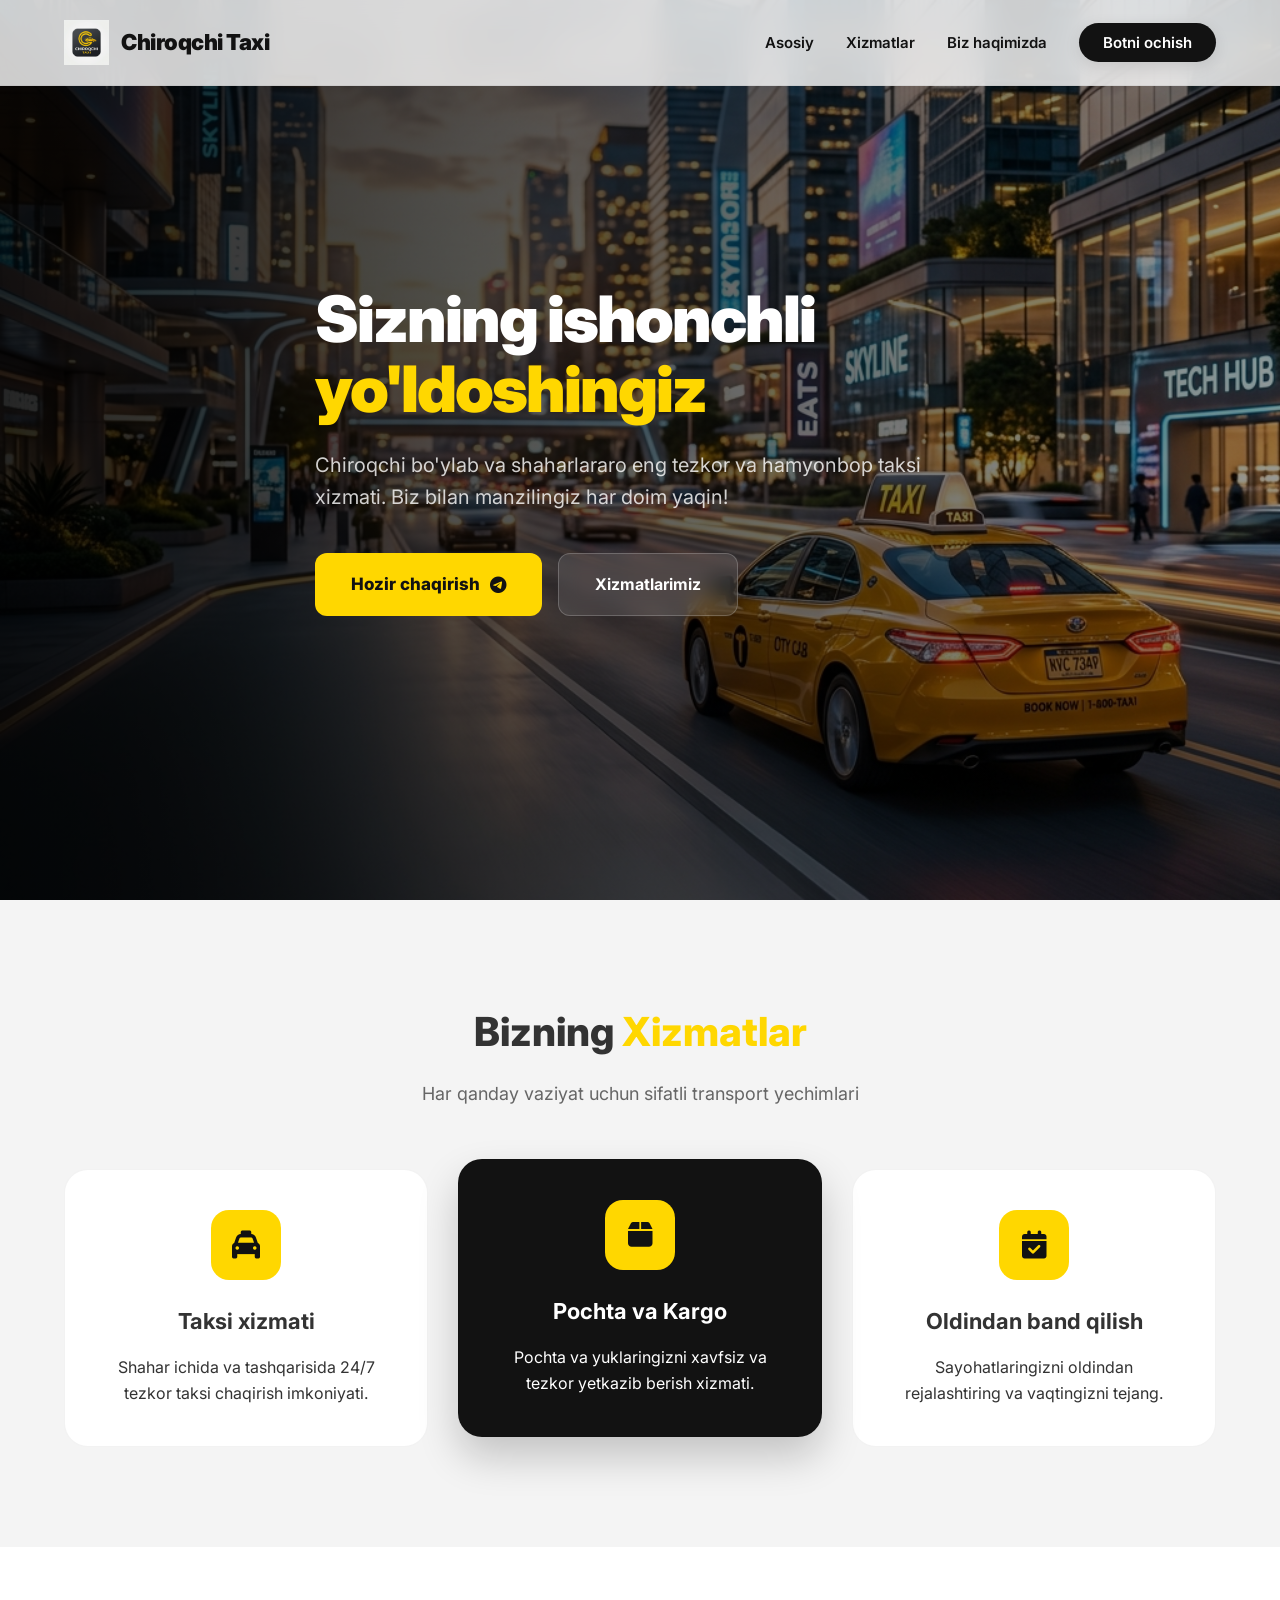
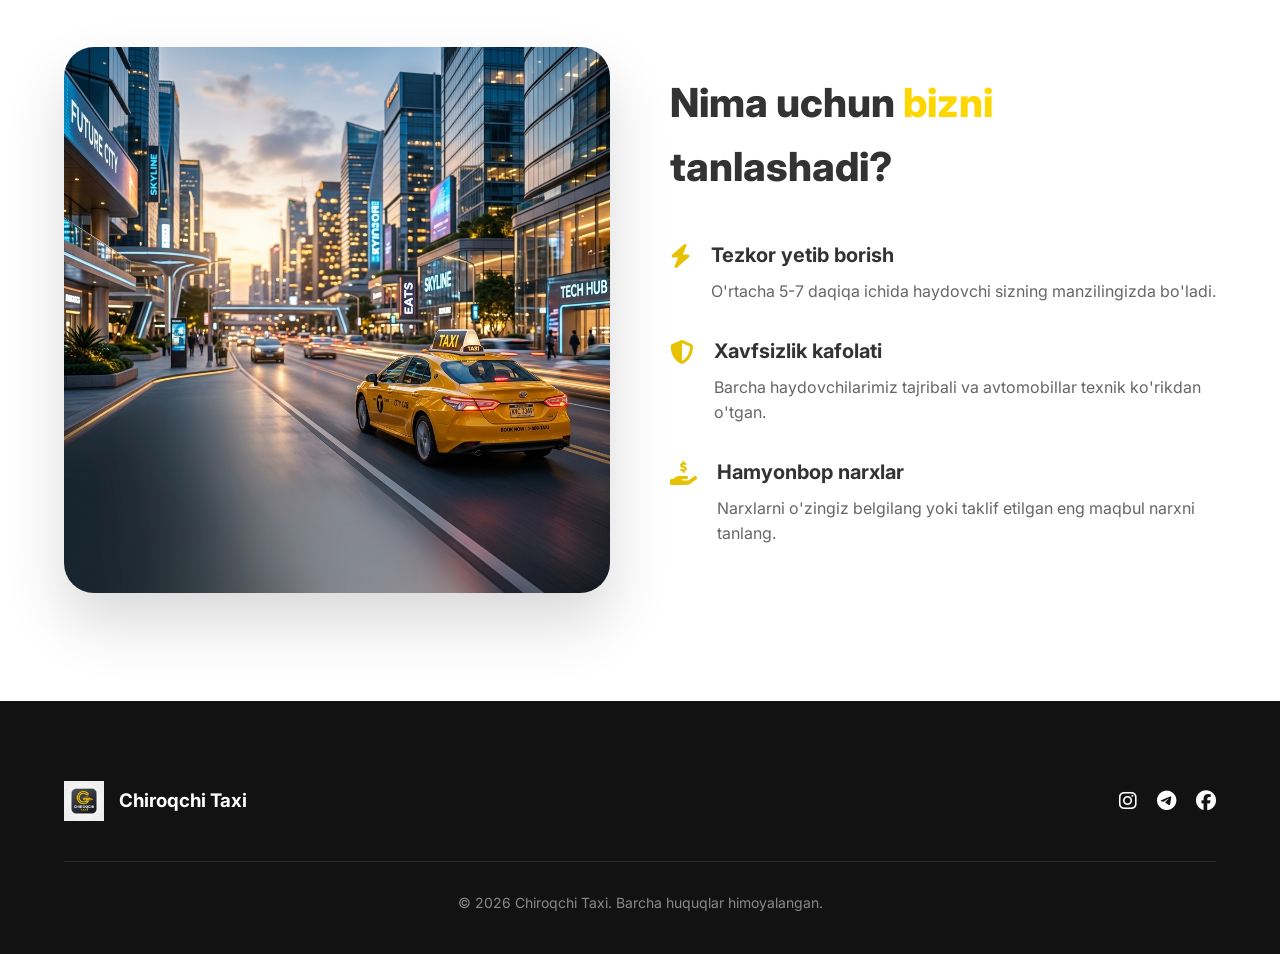
<file: landing/index.html>
<!DOCTYPE html>
<html lang="uz">
<head>
    <meta charset="UTF-8">
    <meta name="viewport" content="width=device-width, initial-scale=1.0">
    <title>Chiroqchi Taxi - Premium Transport Xizmati</title>
    <link href="https://fonts.googleapis.com/css2?family=Inter:wght@400;500;600;700;800;900&display=swap" rel="stylesheet">
    <link rel="stylesheet" href="style.css">
    <link rel="stylesheet" href="https://cdnjs.cloudflare.com/ajax/libs/font-awesome/6.4.0/css/all.min.css">
</head>
<body>
    <nav class="navbar">
        <div class="container">
            <div class="logo">
                <img src="logo.png" alt="Chiroqchi Taxi Logo">
                <span>Chiroqchi Taxi</span>
            </div>
            <ul class="nav-links">
                <li><a href="#home">Asosiy</a></li>
                <li><a href="#services">Xizmatlar</a></li>
                <li><a href="#about">Biz haqimizda</a></li>
                <li><a href="https://t.me/chiroqchitaksibot" class="btn-nav">Botni ochish</a></li>
            </ul>
            <div class="menu-toggle">
                <i class="fas fa-bars"></i>
            </div>
        </div>
    </nav>

    <section id="home" class="hero">
        <div class="hero-overlay"></div>
        <div class="container">
            <div class="hero-content">
                <h1 class="reveal">Sizning ishonchli <span class="highlight">yo'ldoshingiz</span></h1>
                <p class="reveal delay-1">Chiroqchi bo'ylab va shaharlararo eng tezkor va hamyonbop taksi xizmati. Biz bilan manzilingiz har doim yaqin!</p>
                <div class="hero-btns reveal delay-2">
                    <a href="https://t.me/chiroqchitaksibot" class="btn-primary">Hozir chaqirish <i class="fab fa-telegram-plane"></i></a>
                    <a href="#services" class="btn-secondary">Xizmatlarimiz</a>
                </div>
            </div>
        </div>
    </section>

    <section id="services" class="services">
        <div class="container">
            <div class="section-title">
                <h2>Bizning <span class="highlight">Xizmatlar</span></h2>
                <p>Har qanday vaziyat uchun sifatli transport yechimlari</p>
            </div>
            <div class="services-grid">
                <div class="service-card">
                    <div class="icon-box"><i class="fas fa-taxi"></i></div>
                    <h3>Taksi xizmati</h3>
                    <p>Shahar ichida va tashqarisida 24/7 tezkor taksi chaqirish imkoniyati.</p>
                </div>
                <div class="service-card active">
                    <div class="icon-box"><i class="fas fa-box"></i></div>
                    <h3>Pochta va Kargo</h3>
                    <p>Pochta va yuklaringizni xavfsiz va tezkor yetkazib berish xizmati.</p>
                </div>
                <div class="service-card">
                    <div class="icon-box"><i class="fas fa-calendar-check"></i></div>
                    <h3>Oldindan band qilish</h3>
                    <p>Sayohatlaringizni oldindan rejalashtiring va vaqtingizni tejang.</p>
                </div>
            </div>
        </div>
    </section>

    <section id="features" class="features">
        <div class="container">
            <div class="features-wrapper">
                <div class="features-img">
                    <img src="hero.png" alt="Taxi Feature">
                </div>
                <div class="features-content">
                    <h2>Nima uchun <span class="highlight">bizni</span> tanlashadi?</h2>
                    <div class="feature-item">
                        <i class="fas fa-bolt"></i>
                        <div>
                            <h4>Tezkor yetib borish</h4>
                            <p>O'rtacha 5-7 daqiqa ichida haydovchi sizning manzilingizda bo'ladi.</p>
                        </div>
                    </div>
                    <div class="feature-item">
                        <i class="fas fa-shield-alt"></i>
                        <div>
                            <h4>Xavfsizlik kafolati</h4>
                            <p>Barcha haydovchilarimiz tajribali va avtomobillar texnik ko'rikdan o'tgan.</p>
                        </div>
                    </div>
                    <div class="feature-item">
                        <i class="fas fa-hand-holding-dollar"></i>
                        <div>
                            <h4>Hamyonbop narxlar</h4>
                            <p>Narxlarni o'zingiz belgilang yoki taklif etilgan eng maqbul narxni tanlang.</p>
                        </div>
                    </div>
                </div>
            </div>
        </div>
    </section>

    <footer class="footer">
        <div class="container">
            <div class="footer-top">
                <div class="footer-logo">
                    <img src="logo.png" alt="Logo">
                    <h3>Chiroqchi Taxi</h3>
                </div>
                <div class="social-links">
                    <a href="#"><i class="fab fa-instagram"></i></a>
                    <a href="#"><i class="fab fa-telegram"></i></a>
                    <a href="#"><i class="fab fa-facebook"></i></a>
                </div>
            </div>
            <hr>
            <p class="copyright">&copy; 2026 Chiroqchi Taxi. Barcha huquqlar himoyalangan.</p>
        </div>
    </footer>

    <script>
        // Simple Scroll Reveal
        window.addEventListener('scroll', () => {
            const reveals = document.querySelectorAll('.reveal');
            reveals.forEach(reveal => {
                const windowHeight = window.innerHeight;
                const revealTop = reveal.getBoundingClientRect().top;
                const revealPoint = 150;
                if (revealTop < windowHeight - revealPoint) {
                    reveal.classList.add('active');
                }
            });
        });

        // Mobile Menu
        const menuToggle = document.querySelector('.menu-toggle');
        const navLinks = document.querySelector('.nav-links');
        menuToggle.addEventListener('click', () => {
            navLinks.classList.toggle('active');
        });
    </script>
</body>
</html>
</file>
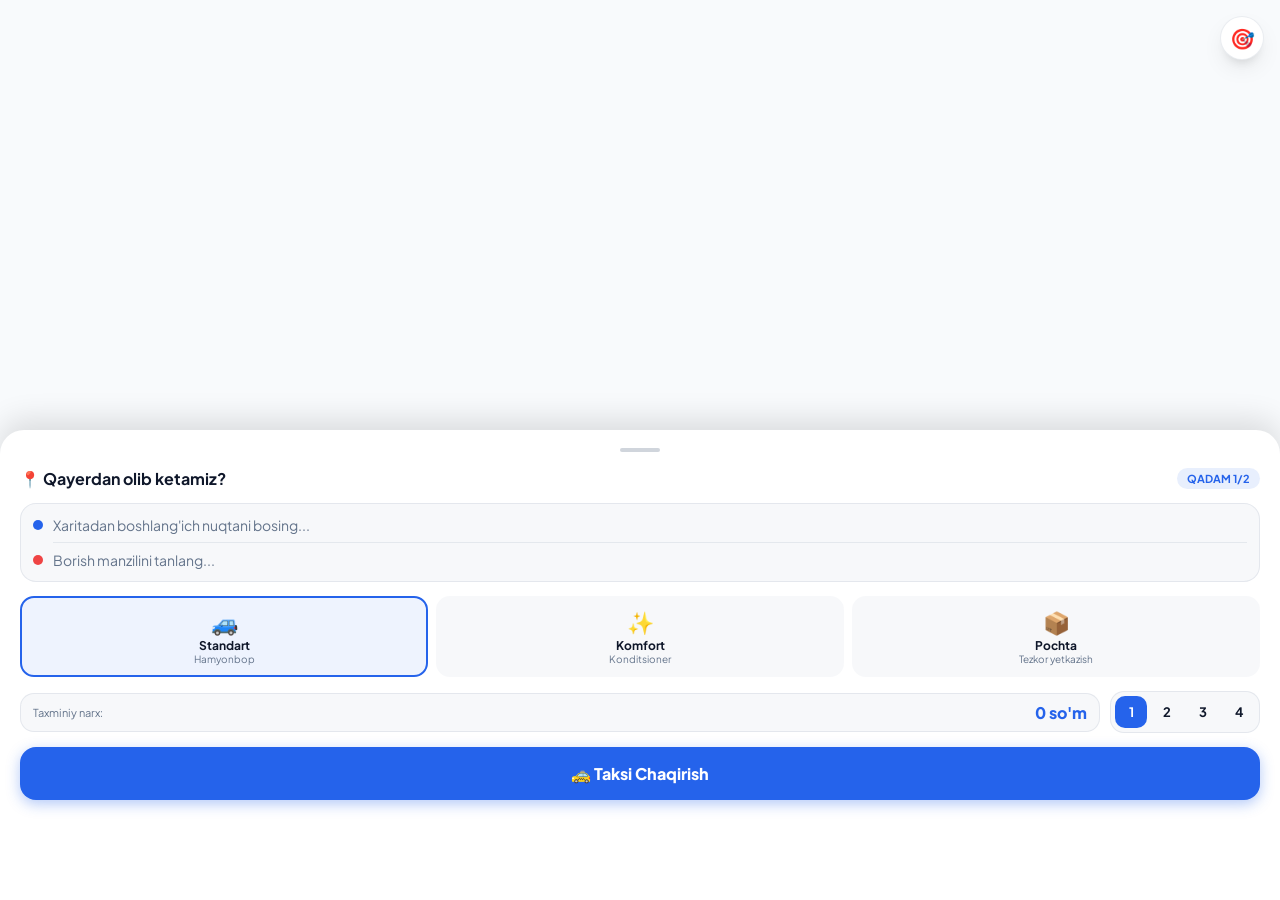
<file: webapp/index.html>
<!DOCTYPE html>
<html lang="uz">
<head>
    <meta charset="utf-8">
    <meta name="viewport" content="width=device-width, initial-scale=1.0, minimum-scale=1.0, maximum-scale=1.0, user-scalable=no" />
    <title>Chiroqchi Taksi 2.0</title>
    <script src="https://telegram.org/js/telegram-web-app.js"></script>
    <script src="https://api-maps.yandex.ru/2.1/?lang=uz_UZ&apikey=f9f53f0a-3916-46cb-a750-1fafeb243226" type="text/javascript"></script>
    <link rel="preconnect" href="https://fonts.googleapis.com">
    <link rel="preconnect" href="https://fonts.gstatic.com" crossorigin>
    <link href="https://fonts.googleapis.com/css2?family=Plus+Jakarta+Sans:wght@400;600;700;800&display=swap" rel="stylesheet">
    <style>
        :root {
            --bg-color: var(--tg-theme-bg-color, #f8fafc);
            --card-bg: var(--tg-theme-secondary-bg-color, #ffffff);
            --text-color: var(--tg-theme-text-color, #0f172a);
            --hint-color: var(--tg-theme-hint-color, #64748b);
            --primary: var(--tg-theme-button-color, #2563eb);
            --primary-text: var(--tg-theme-button-text-color, #ffffff);
            --accent: #f59e0b;
            --success: #10b981;
            --danger: #ef4444;
            --border: rgba(148, 163, 184, 0.2);
            --shadow: 0 10px 25px -5px rgba(0, 0, 0, 0.1), 0 8px 10px -6px rgba(0, 0, 0, 0.1);
        }

        * { box-sizing: border-box; margin: 0; padding: 0; font-family: 'Plus Jakarta Sans', sans-serif; -webkit-tap-highlight-color: transparent; }
        body, html { width: 100%; height: 100%; overflow: hidden; background: var(--bg-color); color: var(--text-color); }

        #app { display: flex; flex-direction: column; height: 100vh; position: relative; }
        #map { width: 100%; height: 50vh; flex-shrink: 0; }

        /* Floating GPS locate button */
        .gps-btn {
            position: absolute;
            right: 16px;
            top: 16px;
            z-index: 500;
            background: var(--card-bg);
            color: var(--text-color);
            border: 1px solid var(--border);
            width: 44px;
            height: 44px;
            border-radius: 50%;
            display: flex;
            align-items: center;
            justify-content: center;
            font-size: 20px;
            box-shadow: var(--shadow);
            cursor: pointer;
            transition: transform 0.2s;
        }
        .gps-btn:active { transform: scale(0.9); }

        /* Sheet Drawer */
        .sheet {
            flex: 1;
            background: var(--card-bg);
            border-top-left-radius: 24px;
            border-top-right-radius: 24px;
            box-shadow: 0 -10px 30px rgba(0,0,0,0.12);
            padding: 18px 20px;
            display: flex;
            flex-direction: column;
            gap: 14px;
            position: relative;
            z-index: 600;
            overflow-y: auto;
            margin-top: -20px;
        }

        .sheet-handle {
            width: 40px;
            height: 4px;
            background: var(--hint-color);
            opacity: 0.3;
            border-radius: 4px;
            align-self: center;
            margin-bottom: 2px;
        }

        .header-title {
            font-size: 16px;
            font-weight: 700;
            display: flex;
            align-items: center;
            justify-content: space-between;
        }

        .status-badge {
            font-size: 11px;
            padding: 4px 10px;
            border-radius: 20px;
            background: rgba(37, 99, 235, 0.1);
            color: var(--primary);
            font-weight: 700;
        }

        /* Route Inputs */
        .route-box {
            background: rgba(148, 163, 184, 0.08);
            border-radius: 16px;
            padding: 12px;
            display: flex;
            flex-direction: column;
            gap: 8px;
            border: 1px solid var(--border);
        }

        .input-row {
            display: flex;
            align-items: center;
            gap: 10px;
        }

        .input-dot {
            width: 10px;
            height: 10px;
            border-radius: 50%;
            flex-shrink: 0;
        }
        .dot-from { background: var(--primary); }
        .dot-to { background: var(--danger); }

        .route-input {
            width: 100%;
            border: none;
            background: transparent;
            color: var(--text-color);
            font-size: 14px;
            font-weight: 600;
            outline: none;
            cursor: pointer;
        }
        .route-input::placeholder { color: var(--hint-color); font-weight: 400; }

        .divider {
            height: 1px;
            background: var(--border);
            margin-left: 20px;
        }

        /* Tariff Selector */
        .tariffs {
            display: grid;
            grid-template-columns: repeat(3, 1fr);
            gap: 8px;
        }

        .tariff-card {
            background: rgba(148, 163, 184, 0.08);
            border: 2px solid transparent;
            border-radius: 14px;
            padding: 10px 6px;
            text-align: center;
            cursor: pointer;
            transition: all 0.2s ease;
        }

        .tariff-card.active {
            border-color: var(--primary);
            background: rgba(37, 99, 235, 0.08);
        }

        .tariff-icon { font-size: 22px; margin-bottom: 2px; }
        .tariff-name { font-size: 12px; font-weight: 700; }
        .tariff-desc { font-size: 10px; color: var(--hint-color); }

        /* Options Row (Passengers & Custom Price) */
        .options-row {
            display: flex;
            align-items: center;
            justify-content: space-between;
            gap: 10px;
        }

        .price-box {
            flex: 1;
            background: rgba(148, 163, 184, 0.08);
            border-radius: 14px;
            padding: 8px 12px;
            display: flex;
            align-items: center;
            justify-content: space-between;
            border: 1px solid var(--border);
        }

        .price-val {
            font-size: 16px;
            font-weight: 800;
            color: var(--primary);
        }

        .pax-selector {
            display: flex;
            background: rgba(148, 163, 184, 0.08);
            border-radius: 14px;
            padding: 4px;
            gap: 4px;
            border: 1px solid var(--border);
        }

        .pax-btn {
            width: 32px;
            height: 32px;
            border-radius: 10px;
            border: none;
            background: transparent;
            color: var(--text-color);
            font-weight: 700;
            font-size: 13px;
            cursor: pointer;
        }
        .pax-btn.active {
            background: var(--primary);
            color: var(--primary-text);
        }

        /* Order Button */
        .submit-btn {
            width: 100%;
            padding: 16px;
            border-radius: 16px;
            border: none;
            background: var(--primary);
            color: var(--primary-text);
            font-size: 16px;
            font-weight: 800;
            cursor: pointer;
            box-shadow: 0 4px 14px rgba(37, 99, 235, 0.35);
            display: flex;
            align-items: center;
            justify-content: center;
            gap: 8px;
            transition: transform 0.1s;
        }
        .submit-btn:active { transform: scale(0.98); }
    </style>
</head>
<body>
    <div id="app">
        <div id="map"></div>
        <button class="gps-btn" onclick="locateUser()" title="GPS Joylashuv">🎯</button>

        <div class="sheet">
            <div class="sheet-handle"></div>
            
            <div class="header-title">
                <span id="titleStatus">📍 Qayerdan olib ketamiz?</span>
                <span class="status-badge" id="stepBadge">QADAM 1/2</span>
            </div>

            <!-- Route Inputs -->
            <div class="route-box">
                <div class="input-row" onclick="setStep('from')">
                    <div class="input-dot dot-from"></div>
                    <input type="text" id="fromInput" class="route-input" placeholder="Xaritadan boshlang'ich nuqtani bosing..." readonly>
                </div>
                <div class="divider"></div>
                <div class="input-row" onclick="setStep('to')">
                    <div class="input-dot dot-to"></div>
                    <input type="text" id="toInput" class="route-input" placeholder="Borish manzilini tanlang..." readonly>
                </div>
            </div>

            <!-- Tariffs -->
            <div class="tariffs">
                <div class="tariff-card active" onclick="selectTariff('Standard', this)">
                    <div class="tariff-icon">🚙</div>
                    <div class="tariff-name">Standart</div>
                    <div class="tariff-desc">Hamyonbop</div>
                </div>
                <div class="tariff-card" onclick="selectTariff('Comfort', this)">
                    <div class="tariff-icon">✨</div>
                    <div class="tariff-name">Komfort</div>
                    <div class="tariff-desc">Konditsioner</div>
                </div>
                <div class="tariff-card" onclick="selectTariff('parcel', this)">
                    <div class="tariff-icon">📦</div>
                    <div class="tariff-name">Pochta</div>
                    <div class="tariff-desc">Tezkor yetkazish</div>
                </div>
            </div>

            <!-- Options (Passengers & Price) -->
            <div class="options-row">
                <div class="price-box">
                    <span style="font-size: 11px; color: var(--hint-color);">Taxminiy narx:</span>
                    <span class="price-val" id="priceDisplay">0 so'm</span>
                </div>
                <div class="pax-selector" id="paxBox">
                    <button class="pax-btn active" onclick="setPax(1, this)">1</button>
                    <button class="pax-btn" onclick="setPax(2, this)">2</button>
                    <button class="pax-btn" onclick="setPax(3, this)">3</button>
                    <button class="pax-btn" onclick="setPax(4, this)">4</button>
                </div>
            </div>

            <button class="submit-btn" onclick="submitOrder()">
                <span>🚕 Taksi Chaqirish</span>
            </button>
        </div>
    </div>

    <script>
        let tg = window.Telegram?.WebApp;
        if (tg) {
            tg.expand();
            tg.enableClosingConfirmation();
        }

        let myMap = null;
        let placemarkFrom = null;
        let placemarkTo = null;
        let currentStep = 'from';
        let selectedTariff = 'Standard';
        let passengerCount = 1;
        let estimatedPrice = 0;

        let fromCoords = null;
        let toCoords = null;
        let fromAddress = "";
        let toAddress = "";

        ymaps.ready(init);

        function init() {
            myMap = new ymaps.Map("map", {
                center: [38.8611, 65.7986], // Chiroqchi markazi
                zoom: 13,
                controls: ['zoomControl']
            });

            myMap.events.add('click', function (e) {
                let coords = e.get('coords');
                handleMapClick(coords);
            });

            // Try auto GPS at start
            locateUser(false);
        }

        function setStep(step) {
            currentStep = step;
            updateStepUI();
        }

        function updateStepUI() {
            let title = document.getElementById('titleStatus');
            let badge = document.getElementById('stepBadge');

            if (currentStep === 'from') {
                title.innerText = "📍 Qayerdan olib ketamiz?";
                badge.innerText = "QADAM 1/2";
            } else {
                title.innerText = "🏁 Qayerga borasiz?";
                badge.innerText = "QADAM 2/2";
            }
        }

        function handleMapClick(coords) {
            if (tg?.HapticFeedback) tg.HapticFeedback.impactOccurred('light');

            ymaps.geocode(coords).then(function (res) {
                let obj = res.geoObjects.get(0);
                let address = obj ? obj.getAddressLine() : coords[0].toFixed(5) + ", " + coords[1].toFixed(5);

                if (currentStep === 'from') {
                    fromCoords = coords;
                    fromAddress = address;
                    document.getElementById('fromInput').value = address;

                    if (placemarkFrom) myMap.geoObjects.remove(placemarkFrom);
                    placemarkFrom = new ymaps.Placemark(coords, { iconCaption: 'A: Boshlanish' }, { preset: 'islands#blueDotIconWithCaption' });
                    myMap.geoObjects.add(placemarkFrom);

                    setStep('to');
                } else {
                    toCoords = coords;
                    toAddress = address;
                    document.getElementById('toInput').value = address;

                    if (placemarkTo) myMap.geoObjects.remove(placemarkTo);
                    placemarkTo = new ymaps.Placemark(coords, { iconCaption: 'B: Manzil' }, { preset: 'islands#redDotIconWithCaption' });
                    myMap.geoObjects.add(placemarkTo);

                    calculatePrice();
                }
            });
        }

        function locateUser(animate = true) {
            if (!navigator.geolocation) return;
            navigator.geolocation.getCurrentPosition(function (pos) {
                let coords = [pos.coords.latitude, pos.coords.longitude];
                if (animate && myMap) {
                    myMap.setCenter(coords, 15, { duration: 500 });
                }
                handleMapClick(coords);
            }, function() {});
        }

        function selectTariff(tariff, el) {
            if (tg?.HapticFeedback) tg.HapticFeedback.selectionChanged();
            selectedTariff = tariff;
            document.querySelectorAll('.tariff-card').forEach(c => c.classList.remove('active'));
            el.classList.add('active');

            let paxBox = document.getElementById('paxBox');
            if (tariff === 'parcel') {
                paxBox.style.opacity = '0.3';
                paxBox.style.pointerEvents = 'none';
            } else {
                paxBox.style.opacity = '1';
                paxBox.style.pointerEvents = 'auto';
            }

            calculatePrice();
        }

        function setPax(count, el) {
            if (tg?.HapticFeedback) tg.HapticFeedback.selectionChanged();
            passengerCount = count;
            document.querySelectorAll('.pax-btn').forEach(b => b.classList.remove('active'));
            el.classList.add('active');
        }

        function calculatePrice() {
            if (!fromCoords || !toCoords) {
                estimatedPrice = selectedTariff === 'Comfort' ? 15000 : 10000;
            } else {
                // Approximate distance using coordinates
                let dLat = toCoords[0] - fromCoords[0];
                let dLon = toCoords[1] - fromCoords[1];
                let dist = Math.sqrt(dLat*dLat + dLon*dLon) * 111; // km
                
                let base = 7000;
                let perKm = 2500;
                
                if (dist > 50) {
                    // Intercity route (e.g. Tashkent)
                    estimatedPrice = 120000;
                } else {
                    estimatedPrice = Math.max(10000, Math.round((base + dist * perKm) / 1000) * 1000);
                }
                
                if (selectedTariff === 'Comfort') estimatedPrice = Math.round((estimatedPrice * 1.3) / 1000) * 1000;
                if (selectedTariff === 'parcel') estimatedPrice = Math.round((estimatedPrice * 0.85) / 1000) * 1000;
            }

            document.getElementById('priceDisplay').innerText = estimatedPrice.toLocaleString('uz-UZ') + " so'm";
        }

        function submitOrder() {
            if (!fromAddress || !toAddress) {
                if (tg?.showAlert) {
                    tg.showAlert("Iltimos, xaritadan har ikkala manzilni ham tanlang!");
                } else {
                    alert("Iltimos, xaritadan har ikkala manzilni tanlang!");
                }
                return;
            }

            if (tg?.HapticFeedback) tg.HapticFeedback.notificationOccurred('success');

            let orderPayload = {
                action: "webapp_order",
                from_loc: fromAddress,
                to_loc: toAddress,
                tariff: selectedTariff,
                price: estimatedPrice,
                passengers: passengerCount,
                from_lat: fromCoords ? fromCoords[0] : null,
                from_lon: fromCoords ? fromCoords[1] : null,
                to_lat: toCoords ? toCoords[0] : null,
                to_lon: toCoords ? toCoords[1] : null
            };

            if (tg?.sendData) {
                tg.sendData(JSON.stringify(orderPayload));
            } else {
                alert("Buyurtma yuborildi: " + JSON.stringify(orderPayload));
            }
        }
    </script>
</body>
</html>
</file>
<file: landing/style.css>
:root {
    --primary: #FFD700;
    --primary-dark: #E6C200;
    --dark: #121212;
    --dark-accent: #1e1e1e;
    --white: #ffffff;
    --gray: #f4f4f4;
    --text-main: #333;
    --text-light: #666;
    --transition: all 0.4s cubic-bezier(0.165, 0.84, 0.44, 1);
    --container: 1200px;
    --shadow: 0 10px 30px rgba(0,0,0,0.1);
}

* {
    margin: 0;
    padding: 0;
    box-sizing: border-box;
    scroll-behavior: smooth;
}

body {
    font-family: 'Inter', sans-serif;
    line-height: 1.6;
    color: var(--text-main);
    overflow-x: hidden;
    background: var(--white);
}

.container {
    max-width: var(--container);
    margin: 0 auto;
    padding: 0 24px;
}

.highlight {
    color: var(--primary);
}

/* Navbar */
.navbar {
    position: fixed;
    top: 0;
    width: 100%;
    z-index: 1000;
    padding: 20px 0;
    background: rgba(255, 255, 255, 0.8);
    backdrop-filter: blur(15px);
    -webkit-backdrop-filter: blur(15px);
    transition: var(--transition);
    border-bottom: 1px solid rgba(0,0,0,0.05);
}

.navbar .container {
    display: flex;
    justify-content: space-between;
    align-items: center;
}

.logo {
    display: flex;
    align-items: center;
    gap: 12px;
}

.logo img {
    height: 45px;
    width: auto;
}

.logo span {
    font-size: 22px;
    font-weight: 900;
    color: var(--dark);
    letter-spacing: -0.5px;
}

.nav-links {
    display: flex;
    list-style: none;
    align-items: center;
    gap: 32px;
}

.nav-links a {
    text-decoration: none;
    color: var(--dark);
    font-weight: 600;
    font-size: 15px;
    transition: var(--transition);
}

.nav-links a:hover {
    color: var(--primary-dark);
}

.btn-nav {
    background: var(--dark);
    color: var(--white) !important;
    padding: 10px 24px;
    border-radius: 50px;
    box-shadow: 0 4px 15px rgba(0,0,0,0.1);
}

.btn-nav:hover {
    background: var(--primary);
    color: var(--dark) !important;
    transform: translateY(-2px);
}

.menu-toggle {
    display: none;
    font-size: 24px;
    cursor: pointer;
}

/* Hero */
.hero {
    height: 100vh;
    min-height: 700px;
    display: flex;
    align-items: center;
    position: relative;
    background: url('hero.png') no-repeat center center/cover;
    color: var(--white);
}

.hero-overlay {
    position: absolute;
    top: 0;
    left: 0;
    width: 100%;
    height: 100%;
    background: linear-gradient(90deg, rgba(0,0,0,0.85) 0%, rgba(0,0,0,0.4) 100%);
}

.hero-content {
    position: relative;
    max-width: 650px;
    z-index: 10;
}

.hero h1 {
    font-size: 64px;
    line-height: 1.1;
    font-weight: 900;
    margin-bottom: 24px;
    letter-spacing: -2px;
}

.hero p {
    font-size: 20px;
    margin-bottom: 40px;
    color: rgba(255,255,255,0.8);
    font-weight: 400;
}

.hero-btns {
    display: flex;
    gap: 16px;
}

.btn-primary {
    background: var(--primary);
    color: var(--dark);
    padding: 18px 36px;
    border-radius: 12px;
    text-decoration: none;
    font-weight: 800;
    font-size: 17px;
    display: flex;
    align-items: center;
    gap: 10px;
    transition: var(--transition);
}

.btn-primary:hover {
    background: var(--white);
    transform: translateY(-5px);
    box-shadow: 0 15px 30px rgba(255,215,0,0.3);
}

.btn-secondary {
    background: rgba(255,255,255,0.1);
    backdrop-filter: blur(10px);
    color: var(--white);
    padding: 18px 36px;
    border-radius: 12px;
    text-decoration: none;
    font-weight: 700;
    border: 1px solid rgba(255,255,255,0.2);
    transition: var(--transition);
}

.btn-secondary:hover {
    background: rgba(255,255,255,0.2);
}

/* Services */
.services {
    padding: 100px 0;
    background: var(--gray);
}

.section-title {
    text-align: center;
    margin-bottom: 60px;
}

.section-title h2 {
    font-size: 40px;
    font-weight: 800;
    margin-bottom: 16px;
}

.section-title p {
    color: var(--text-light);
    font-size: 18px;
}

.services-grid {
    display: grid;
    grid-template-columns: repeat(auto-fit, minmax(300px, 1fr));
    gap: 30px;
}

.service-card {
    background: var(--white);
    padding: 40px;
    border-radius: 24px;
    text-align: center;
    transition: var(--transition);
    border: 1px solid rgba(0,0,0,0.05);
}

.service-card.active {
    background: var(--dark);
    color: var(--white);
    transform: translateY(-10px);
    box-shadow: 0 20px 40px rgba(0,0,0,0.2);
}

.service-card:hover:not(.active) {
    transform: translateY(-5px);
    box-shadow: var(--shadow);
}

.icon-box {
    width: 70px;
    height: 70px;
    background: var(--primary);
    border-radius: 18px;
    display: flex;
    align-items: center;
    justify-content: center;
    margin: 0 auto 24px;
    font-size: 28px;
    color: var(--dark);
}

.service-card.active .icon-box {
    background: var(--primary);
}

.service-card h3 {
    font-size: 22px;
    margin-bottom: 16px;
    font-weight: 700;
}

/* Features */
.features {
    padding: 100px 0;
}

.features-wrapper {
    display: flex;
    align-items: center;
    gap: 60px;
}

.features-img {
    flex: 1;
}

.features-img img {
    width: 100%;
    border-radius: 30px;
    box-shadow: 0 30px 60px rgba(0,0,0,0.15);
}

.features-content {
    flex: 1;
}

.features-content h2 {
    font-size: 40px;
    font-weight: 800;
    margin-bottom: 40px;
}

.feature-item {
    display: flex;
    gap: 20px;
    margin-bottom: 30px;
}

.feature-item i {
    font-size: 24px;
    color: var(--primary-dark);
    margin-top: 5px;
}

.feature-item h4 {
    font-size: 20px;
    margin-bottom: 8px;
    font-weight: 700;
}

.feature-item p {
    color: var(--text-light);
}

/* Footer */
.footer {
    padding: 80px 0 40px;
    background: var(--dark);
    color: var(--white);
}

.footer-top {
    display: flex;
    justify-content: space-between;
    align-items: center;
    margin-bottom: 40px;
}

.footer-logo {
    display: flex;
    align-items: center;
    gap: 15px;
}

.footer-logo img {
    height: 40px;
}

.social-links {
    display: flex;
    gap: 20px;
}

.social-links a {
    color: var(--white);
    font-size: 20px;
    transition: var(--transition);
}

.social-links a:hover {
    color: var(--primary);
}

hr {
    border: none;
    border-top: 1px solid rgba(255,255,255,0.1);
    margin-bottom: 30px;
}

.copyright {
    text-align: center;
    color: rgba(255,255,255,0.5);
    font-size: 14px;
}

/* Reveal Animations */
.reveal {
    opacity: 0;
    transform: translateY(30px);
    transition: all 0.8s ease-out;
}

.reveal.active {
    opacity: 1;
    transform: translateY(0);
}

.delay-1 { transition-delay: 0.2s; }
.delay-2 { transition-delay: 0.4s; }

/* Responsive */
@media (max-width: 992px) {
    .features-wrapper {
        flex-direction: column;
    }
    .hero h1 { font-size: 48px; }
}

@media (max-width: 768px) {
    .nav-links {
        display: none;
        position: absolute;
        top: 100%;
        left: 0;
        width: 100%;
        background: var(--white);
        flex-direction: column;
        padding: 20px;
        box-shadow: 0 10px 20px rgba(0,0,0,0.1);
    }
    .nav-links.active { display: flex; }
    .menu-toggle { display: block; }
    .hero h1 { font-size: 36px; }
    .hero-btns { flex-direction: column; }
}
</file>
